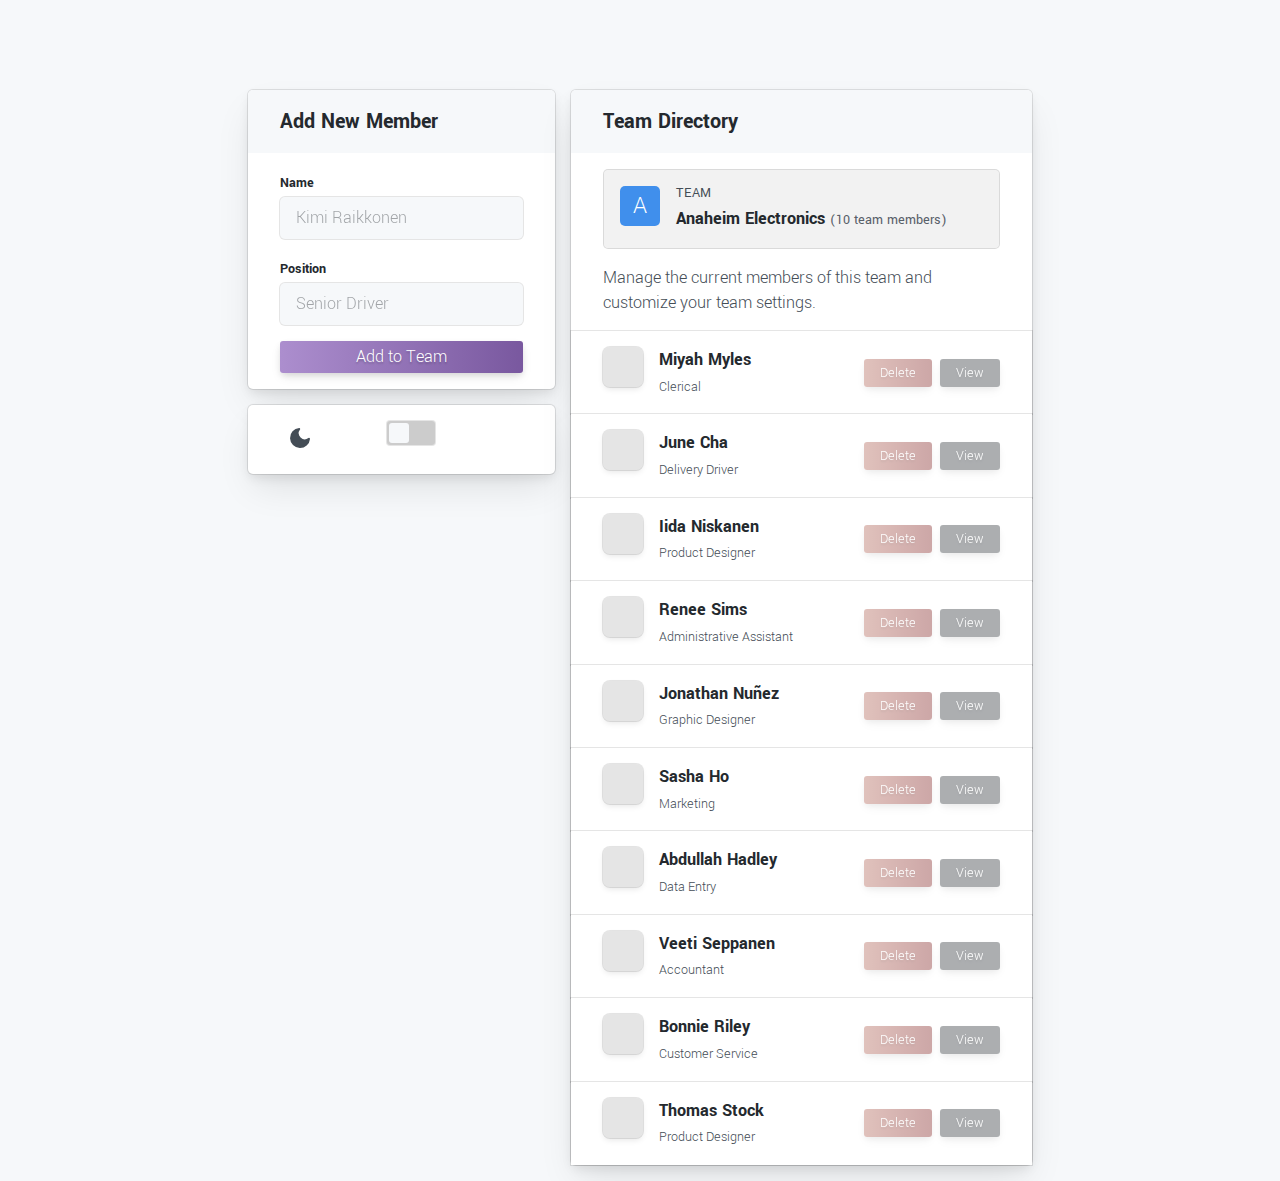
<file: user.html>
<!DOCTYPE html>
<html lang="en">
<head>
    <meta charset="UTF-8">
    <meta name="viewport" content="width=device-width, initial-scale=1.0">
    <title>Document</title>
    <link rel="stylesheet" href="https://maxcdn.bootstrapcdn.com/bootstrap/3.3.7/css/bootstrap.min.css" integrity="sha384-BVYiiSIFeK1dGmJRAkycuHAHRg32OmUcww7on3RYdg4Va+PmSTsz/K68vbdEjh4u" crossorigin="anonymous">
    <link rel="stylesheet" href="https://cdnjs.cloudflare.com/ajax/libs/font-awesome/4.7.0/css/font-awesome.min.css">
    <script src="https://code.jquery.com/jquery-3.2.1.slim.min.js" integrity="sha384-KJ3o2DKtIkvYIK3UENzmM7KCkRr/rE9/Qpg6aAZGJwFDMVNA/GpGFF93hXpG5KkN" crossorigin="anonymous"></script>
    <script src="https://maxcdn.bootstrapcdn.com/bootstrap/4.0.0/js/bootstrap.min.js" integrity="sha384-JZR6Spejh4U02d8jOt6vLEHfe/JQGiRRSQQxSfFWpi1MquVdAyjUar5+76PVCmYl" crossorigin="anonymous"></script>
    <link href="/user.css" rel="stylesheet">
</head>
  <body>
    <div class="l-grid">
        <div class="l-grid__item l-grid__item--sm u-hide--mobile">
          <div class="c-card">
            <div class="c-card__header">
              <div class="c-card__title">Add New Member</div>
              <div class="l-actions">
                <div class="c-button c-button--default c-button--sm" id="closeMobileAdd">Close</div>
              </div>
            </div>
            <div class="c-card__body" id="addForm">
              <div class="c-form-field">
                <label class="c-form-field__label" for="newInviteName">Name</label>
                <input class="c-form-field__input" id="newInviteName" type="text" placeholder="Kimi Raikkonen"/>
              </div>
              <div class="c-form-field">
                <label class="c-form-field__label" for="newInvitePosition">Position</label>
                <input class="c-form-field__input" id="newInvitePosition" type="text" placeholder="Senior Driver"/>
              </div>
              <button class="c-button c-button--primary c-button--full" id="addMember">Add to Team</button>
            </div>
          </div>
          <div class="c-card">
            <div class="c-card__body">
              <div class="l-actions">
                <div class="u-text--bold">
                  <label class="label">
                    <svg class="label__icon" xmlns="http://www.w3.org/2000/svg" viewBox="0 0 24 24" fill="currentColor" stroke="currentColor" stroke-width="2" stroke-linecap="round" stroke-linejoin="round" aria-hidden="true">
                      <path d="M21 12.79A9 9 0 1 1 11.21 3 7 7 0 0 0 21 12.79z"></path>
                    </svg><small class="label__text">Dark Mode:</small>
                  </label>
                </div>
                <div class="c-toggle" id="sup">
                  <div class="c-toggle__handle"></div>
                </div>
              </div>
            </div>
          </div>
        </div>
        <div class="l-grid__item l-grid__item--md">
          <div class="c-card">
            <div class="c-card__header">
              <div class="c-card__title">Team Directory</div>
              <div class="l-actions">
                <div class="c-button c-button--primary c-button--sm" id="mobileAddBtn">Invite +</div>
              </div>
            </div>
            <div class="c-card__body">
              <div class="c-media">
                <div class="c-media__avatar"><span>A</span></div>
                <div class="c-media__content">
                  <h5 class="c-media__subtitle u-text--regular">TEAM</h5>
                  <div class="u-text--bold">Anaheim Electronics <small class="u-text--default u-text--regular" id="teamCount">(10 team members)</small></div>
                </div>
              </div>
              <p>Manage the current members of this team and customize your team settings.</p>
            </div>
            <ul class="c-list">
              <li class="c-contact">
                <div class="c-contact__left">
                  <div class="c-contact__avatar" data-avatar="https://images.unsplash.com/photo-1494790108377-be9c29b29330?ixlib=rb-0.3.5&amp;q=80&amp;fm=jpg&amp;crop=entropy&amp;cs=tinysrgb&amp;w=200&amp;fit=max&amp;s=707b9c33066bf8808c934c8ab394dff6"></div>
                  <div class="c-contact__content">
                    <div class="c-contact__name">Miyah Myles</div><small class="c-contact__description">Clerical</small>
                  </div>
                </div>
                <div class="l-actions contact__right">
                  <div class="c-button c-button--danger c-button--sm c-button--delete">Delete</div>
                  <div class="c-button c-button--default c-button--sm c-button--view">View</div>
                </div>
              </li>
              <li class="c-contact">
                <div class="c-contact__left">
                  <div class="c-contact__avatar" data-avatar="https://randomuser.me/api/portraits/women/44.jpg"></div>
                  <div class="c-contact__content">
                    <div class="c-contact__name">June Cha</div><small class="c-contact__description">Delivery Driver</small>
                  </div>
                </div>
                <div class="l-actions contact__right">
                  <div class="c-button c-button--danger c-button--sm c-button--delete">Delete</div>
                  <div class="c-button c-button--default c-button--sm c-button--view">View</div>
                </div>
              </li>
              <li class="c-contact">
                <div class="c-contact__left">
                  <div class="c-contact__avatar" data-avatar="https://randomuser.me/api/portraits/women/68.jpg"></div>
                  <div class="c-contact__content">
                    <div class="c-contact__name">Iida Niskanen</div><small class="c-contact__description">Product Designer</small>
                  </div>
                </div>
                <div class="l-actions contact__right">
                  <div class="c-button c-button--danger c-button--sm c-button--delete">Delete</div>
                  <div class="c-button c-button--default c-button--sm c-button--view">View</div>
                </div>
              </li>
              <li class="c-contact">
                <div class="c-contact__left">
                  <div class="c-contact__avatar" data-avatar="https://randomuser.me/api/portraits/women/65.jpg"></div>
                  <div class="c-contact__content">
                    <div class="c-contact__name">Renee Sims</div><small class="c-contact__description">Administrative Assistant</small>
                  </div>
                </div>
                <div class="l-actions contact__right">
                  <div class="c-button c-button--danger c-button--sm c-button--delete">Delete</div>
                  <div class="c-button c-button--default c-button--sm c-button--view">View</div>
                </div>
              </li>
              <li class="c-contact">
                <div class="c-contact__left">
                  <div class="c-contact__avatar" data-avatar="https://randomuser.me/api/portraits/men/43.jpg"></div>
                  <div class="c-contact__content">
                    <div class="c-contact__name">Jonathan Nuñez</div><small class="c-contact__description">Graphic Designer</small>
                  </div>
                </div>
                <div class="l-actions contact__right">
                  <div class="c-button c-button--danger c-button--sm c-button--delete">Delete</div>
                  <div class="c-button c-button--default c-button--sm c-button--view">View</div>
                </div>
              </li>
              <li class="c-contact">
                <div class="c-contact__left">
                  <div class="c-contact__avatar" data-avatar="https://images.pexels.com/photos/415829/pexels-photo-415829.jpeg?h=350&amp;auto=compress&amp;cs=tinysrgb"></div>
                  <div class="c-contact__content">
                    <div class="c-contact__name">Sasha Ho</div><small class="c-contact__description">Marketing</small>
                  </div>
                </div>
                <div class="l-actions contact__right">
                  <div class="c-button c-button--danger c-button--sm c-button--delete">Delete</div>
                  <div class="c-button c-button--default c-button--sm c-button--view">View</div>
                </div>
              </li>
              <li class="c-contact">
                <div class="c-contact__left">
                  <div class="c-contact__avatar" data-avatar="https://images.unsplash.com/photo-1507003211169-0a1dd7228f2d?ixlib=rb-0.3.5&amp;q=80&amp;fm=jpg&amp;crop=entropy&amp;cs=tinysrgb&amp;w=200&amp;fit=max&amp;s=a72ca28288878f8404a795f39642a46f"></div>
                  <div class="c-contact__content">
                    <div class="c-contact__name">Abdullah Hadley</div><small class="c-contact__description">Data Entry</small>
                  </div>
                </div>
                <div class="l-actions contact__right">
                  <div class="c-button c-button--danger c-button--sm c-button--delete">Delete</div>
                  <div class="c-button c-button--default c-button--sm c-button--view">View</div>
                </div>
              </li>
              <li class="c-contact">
                <div class="c-contact__left">
                  <div class="c-contact__avatar" data-avatar="https://randomuser.me/api/portraits/men/97.jpg"></div>
                  <div class="c-contact__content">
                    <div class="c-contact__name">Veeti Seppanen</div><small class="c-contact__description">Accountant</small>
                  </div>
                </div>
                <div class="l-actions contact__right">
                  <div class="c-button c-button--danger c-button--sm c-button--delete">Delete</div>
                  <div class="c-button c-button--default c-button--sm c-button--view">View</div>
                </div>
              </li>
              <li class="c-contact">
                <div class="c-contact__left">
                  <div class="c-contact__avatar" data-avatar="https://randomuser.me/api/portraits/women/26.jpg"></div>
                  <div class="c-contact__content">
                    <div class="c-contact__name">Bonnie Riley</div><small class="c-contact__description">Customer Service</small>
                  </div>
                </div>
                <div class="l-actions contact__right">
                  <div class="c-button c-button--danger c-button--sm c-button--delete">Delete</div>
                  <div class="c-button c-button--default c-button--sm c-button--view">View</div>
                </div>
              </li>
              <li class="c-contact">
                <div class="c-contact__left">
                  <div class="c-contact__avatar" data-avatar="https://tinyfac.es/data/avatars/B0298C36-9751-48EF-BE15-80FB9CD11143-500w.jpeg"></div>
                  <div class="c-contact__content">
                    <div class="c-contact__name">Thomas Stock</div><small class="c-contact__description">Product Designer</small>
                  </div>
                </div>
                <div class="l-actions contact__right">
                  <div class="c-button c-button--danger c-button--sm c-button--delete">Delete</div>
                  <div class="c-button c-button--default c-button--sm c-button--view">View</div>
                </div>
              </li>
            </ul>
          </div>
        </div>
    </div>
    <script src="/user.js"></script>
    </body>
</html>
</file>
<file: user.css>
@import url("https://fonts.googleapis.com/css?family=Yantramanav:300,400,700");
:root {
  --blue: #408FEC;
  --blue--accent: #A1CAFA;
  --blue--light: #8EBDF1;
  --blue--lightest: #F6FAFF;
  --purple: #79589F;
  --purple--accent: #AC8ECE;
  --purple--light: #A997BF;
  --purple--lightest: #F7F3FB;
  --green: #74C080;
  --green--accent: #ADE28F;
  --green--light: #ABD7B4;
  --green--lightest: #F8FCF9;
  --orange: #FA9F47;
  --orange--accent: #FFD3A0;
  --orange--light: #FBC595;
  --orange--lightest: #FFFAF6;
  --red: #D64141;
  --red--accent: #F37A65;
  --red--light: #E58F8F;
  --red--lightest: #FDF6F6;
  --gray--1000: #14171B;
  --gray--900: #24292e;
  --gray--800: #2f363d;
  --gray--700: #444d56;
  --gray--600: #586069;
  --gray--500: #6a737d;
  --gray--400: #959da5;
  --gray--300: #d1d5da;
  --gray--200: #e1e4e8;
  --gray--100: #f6f8fa;
  --black: #000000;
  --white: #ffffff;
  --black--50: rgba(0,0,0,.5);
  --black--20: rgba(0,0,0,.2);
  --black--10: rgba(0,0,0,.1);
  --black--5: rgba(0,0,0,.05);
  --brand--dark: #211746;
  --brand: #430098;
  --brand--light: #7673C0;
  --accent--dark: #032E61;
  --accent: var(--blue);
  --accent--light: var(--blue--light);
  --primary: var(--purple);
  --primary--accent: var(--purple--accent);
  --primary--light: var(--purple--light);
  --danger: var(--red);
  --danger--accent: var(--red--accent);
  --danger--light: var(--red--light);
  --warning: var(--orange);
  --warning--accent: var(--orange--accent);
  --warning--light: var(--orange--light);
  --success: var(--green);
  --success--accent: var(--green--accent);
  --success--light: var(--green--light);
  --info: var(--blue);
  --info--accent: var(--blue--accent);
  --info--light: var(--blue--light);
  --default: var(--gray--600);
  --default--accent: var(--gray--600);
  --default--light: var(--gray--500);
  --root--bg: var(--gray--100);
  --root--color: var(--gray--900);
  --root--color-secondary: var(--gray--700);
  --root--font: 'Yantramanav';
  --root--text-size: 1.8rem;
  --component--bg: var(--white);
  --component--bg-accent: var(--gray--100);
}

:root.theme--dark {
  --root--bg: var(--gray--1000);
  --root--color: var(--gray--100);
  --root--color-secondary: var(--gray--400);
  --component--bg: var(--gray--900);
  --component--bg-accent: var(--gray--800);
}

html {
  box-sizing: border-box;
  font-size: 62.5%;
}

*, *:before, *:after {
  box-sizing: inherit;
}

html, body {
  width: 100%;
  height: 100%;
}

body {
  background: var(--root--bg);
  color: var(--root--color);
  font-family: var(--root--font);
  font-size: var(--root--text-size);
  font-weight: 300;
}

p {
  line-height: 1.4;
  margin: 0;
  color: var(--root--color-secondary);
}
p:not(:last-of-type) {
  margin-bottom: 32px;
}

small {
  font-size: 0.78em;
}

h1 {
  font-size: 2em;
}

h2 {
  font-size: 1.44em;
}

h3 {
  font-size: 1.22em;
}

h4 {
  font-size: var(--root--text-size);
}

h5 {
  font-size: 0.78em;
}

h6 {
  font-size: 0.67em;
}

h1, h2, h3 {
  margin: 0 0 16px;
}

h4, h5, h6 {
  margin: 0 0 8px;
}

.l-grid {
  display: -webkit-box;
  display: flex;
  -webkit-box-pack: center;
          justify-content: center;
  width: 100%;
  max-width: 800px;
  margin: auto;
  -webkit-box-orient: vertical;
  -webkit-box-direction: normal;
          flex-direction: column;
}
@media screen and (min-width: 769px) {
  .l-grid {
    margin-top: 10vh;
    -webkit-box-orient: horizontal;
    -webkit-box-direction: normal;
            flex-direction: row;
  }
}
.l-grid__item {
  width: 100%;
  padding: 0 8px;
}
.l-grid__item--sm {
  -webkit-box-flex: 2;
          flex: 2;
}
.l-grid__item--md {
  -webkit-box-flex: 3;
          flex: 3;
}

.c-card {
  background: var(--component--bg);
  width: 100%;
  border-radius: 0.5rem;
  box-shadow: 0px 0px 0px 1px rgba(0, 0, 0, 0.1), 0px 5px 12px -2px rgba(0, 0, 0, 0.1), 0px 18px 36px -6px rgba(0, 0, 0, 0.1);
  margin: 0 auto 16px;
}
.c-card__header, .c-card__body, .c-card__footer {
  padding: 16px 32px;
}
.c-card__header, .c-card__footer {
  display: -webkit-box;
  display: flex;
}
.c-card__header {
  background: var(--component--bg-accent);
  border-top-left-radius: 0.5rem;
  border-top-right-radius: 0.5rem;
  -webkit-box-pack: justify;
          justify-content: space-between;
  -webkit-box-align: center;
          align-items: center;
}
.c-card__footer {
  background: var(--component--bg-accent);
  border-bottom-left-radius: 0.5rem;
  border-bottom-right-radius: 0.5rem;
  -webkit-box-pack: end;
          justify-content: flex-end;
}
.c-card__title {
  font-size: 1.22em;
  font-weight: 700;
}

.l-actions {
  display: -webkit-inline-box;
  display: inline-flex;
  -webkit-box-pack: justify;
          justify-content: space-between;
}
.l-actions *:not(:first-of-type) {
  margin-left: 8px;
}

.c-button {
  font-family: inherit;
  border: 0;
  border-radius: 0.3rem;
  padding: 4px 16px;
  font-size: var(--root--text-size);
  color: var(--white);
  cursor: pointer;
  display: -webkit-inline-box;
  display: inline-flex;
  -webkit-box-align: center;
          align-items: center;
  -webkit-box-pack: center;
          justify-content: center;
  height: 32px;
  text-align: center;
  box-shadow: 0px 3px 6px -1px rgba(0, 0, 0, 0.1), 0px 5px 12px -2px rgba(0, 0, 0, 0.1);
  text-shadow: 0px 2px 2px var(--black--20);
  -webkit-transition: all 120ms ease-out 0s;
  transition: all 120ms ease-out 0s;
}
.c-button:active, .c-button:focus {
  outline: 0;
}
.c-button--sm {
  font-size: 0.78em;
  height: auto;
}
.c-button--lg {
  font-size: 1.22em;
  text-shadow: 0px 2px 2px var(--black--20);
  height: 48px;
}
.c-button--full {
  width: 100%;
  display: -webkit-box;
  display: flex;
}
.c-button--ghost {
  background: transparent;
  color: var(--root--color-secondary);
  box-shadow: none;
  text-shadow: none;
}
.c-button--ghost:hover, .c-button--ghost:focus {
  background: var(--black--5);
}

.c-button--primary {
  background: var(--primary);
  background: -webkit-gradient(linear, left top, right top, from(var(--primary--accent)), to(var(--primary)));
  background: linear-gradient(to right, var(--primary--accent), var(--primary));
}
.c-button--primary:active, .c-button--primary:focus {
  box-shadow: 0px 0px 0px 2px var(--primary--light);
}
.c-button--primary:active {
  background: var(--primary);
}
.c-button--primary:hover, .c-button--primary:focus {
  background: -webkit-gradient(linear, left top, right top, from(var(--primary--light)), to(var(--primary)));
  background: linear-gradient(to right, var(--primary--light), var(--primary));
}

.c-button--outline-primary {
  background: transparent;
  border: 1px solid var(--primary);
  color: var(--primary);
}
.c-button--outline-primary:active, .c-button--outline-primary:focus {
  box-shadow: 0px 0px 0px 2px var(--primary--light);
}
.c-button--outline-primary:active {
  background: var(--primary);
}
.c-button--outline-primary:hover, .c-button--outline-primary:focus {
  background: var(--primary);
  color: var(--white);
}

.c-button--success {
  background: var(--success);
  background: -webkit-gradient(linear, left top, right top, from(var(--success--accent)), to(var(--success)));
  background: linear-gradient(to right, var(--success--accent), var(--success));
}
.c-button--success:active, .c-button--success:focus {
  box-shadow: 0px 0px 0px 2px var(--success--light);
}
.c-button--success:active {
  background: var(--success);
}
.c-button--success:hover, .c-button--success:focus {
  background: -webkit-gradient(linear, left top, right top, from(var(--success--light)), to(var(--success)));
  background: linear-gradient(to right, var(--success--light), var(--success));
}

.c-button--outline-success {
  background: transparent;
  border: 1px solid var(--success);
  color: var(--success);
}
.c-button--outline-success:active, .c-button--outline-success:focus {
  box-shadow: 0px 0px 0px 2px var(--success--light);
}
.c-button--outline-success:active {
  background: var(--success);
}
.c-button--outline-success:hover, .c-button--outline-success:focus {
  background: var(--success);
  color: var(--white);
}

.c-button--danger {
  background: var(--danger);
  background: -webkit-gradient(linear, left top, right top, from(var(--danger--accent)), to(var(--danger)));
  background: linear-gradient(to right, var(--danger--accent), var(--danger));
}
.c-button--danger:active, .c-button--danger:focus {
  box-shadow: 0px 0px 0px 2px var(--danger--light);
}
.c-button--danger:active {
  background: var(--danger);
}
.c-button--danger:hover, .c-button--danger:focus {
  background: -webkit-gradient(linear, left top, right top, from(var(--danger--light)), to(var(--danger)));
  background: linear-gradient(to right, var(--danger--light), var(--danger));
}

.c-button--outline-danger {
  background: transparent;
  border: 1px solid var(--danger);
  color: var(--danger);
}
.c-button--outline-danger:active, .c-button--outline-danger:focus {
  box-shadow: 0px 0px 0px 2px var(--danger--light);
}
.c-button--outline-danger:active {
  background: var(--danger);
}
.c-button--outline-danger:hover, .c-button--outline-danger:focus {
  background: var(--danger);
  color: var(--white);
}

.c-button--warning {
  background: var(--warning);
  background: -webkit-gradient(linear, left top, right top, from(var(--warning--accent)), to(var(--warning)));
  background: linear-gradient(to right, var(--warning--accent), var(--warning));
}
.c-button--warning:active, .c-button--warning:focus {
  box-shadow: 0px 0px 0px 2px var(--warning--light);
}
.c-button--warning:active {
  background: var(--warning);
}
.c-button--warning:hover, .c-button--warning:focus {
  background: -webkit-gradient(linear, left top, right top, from(var(--warning--light)), to(var(--warning)));
  background: linear-gradient(to right, var(--warning--light), var(--warning));
}

.c-button--outline-warning {
  background: transparent;
  border: 1px solid var(--warning);
  color: var(--warning);
}
.c-button--outline-warning:active, .c-button--outline-warning:focus {
  box-shadow: 0px 0px 0px 2px var(--warning--light);
}
.c-button--outline-warning:active {
  background: var(--warning);
}
.c-button--outline-warning:hover, .c-button--outline-warning:focus {
  background: var(--warning);
  color: var(--white);
}

.c-button--info {
  background: var(--info);
  background: -webkit-gradient(linear, left top, right top, from(var(--info--accent)), to(var(--info)));
  background: linear-gradient(to right, var(--info--accent), var(--info));
}
.c-button--info:active, .c-button--info:focus {
  box-shadow: 0px 0px 0px 2px var(--info--light);
}
.c-button--info:active {
  background: var(--info);
}
.c-button--info:hover, .c-button--info:focus {
  background: -webkit-gradient(linear, left top, right top, from(var(--info--light)), to(var(--info)));
  background: linear-gradient(to right, var(--info--light), var(--info));
}

.c-button--outline-info {
  background: transparent;
  border: 1px solid var(--info);
  color: var(--info);
}
.c-button--outline-info:active, .c-button--outline-info:focus {
  box-shadow: 0px 0px 0px 2px var(--info--light);
}
.c-button--outline-info:active {
  background: var(--info);
}
.c-button--outline-info:hover, .c-button--outline-info:focus {
  background: var(--info);
  color: var(--white);
}

.c-button--default {
  background: var(--default);
  background: -webkit-gradient(linear, left top, right top, from(var(--default--accent)), to(var(--default)));
  background: linear-gradient(to right, var(--default--accent), var(--default));
}
.c-button--default:active, .c-button--default:focus {
  box-shadow: 0px 0px 0px 2px var(--default--light);
}
.c-button--default:active {
  background: var(--default);
}
.c-button--default:hover, .c-button--default:focus {
  background: -webkit-gradient(linear, left top, right top, from(var(--default--light)), to(var(--default)));
  background: linear-gradient(to right, var(--default--light), var(--default));
}

.c-button--outline-default {
  background: transparent;
  border: 1px solid var(--default);
  color: var(--default);
}
.c-button--outline-default:active, .c-button--outline-default:focus {
  box-shadow: 0px 0px 0px 2px var(--default--light);
}
.c-button--outline-default:active {
  background: var(--default);
}
.c-button--outline-default:hover, .c-button--outline-default:focus {
  background: var(--default);
  color: var(--white);
}

.c-list {
  margin: 0;
  padding: 0;
  list-style-type: none;
}

.c-list:hover > .c-contact {
  background: var(--black--5);
  opacity: .8;
}
.c-list:hover > .c-contact:hover {
  background: var(--component--bg);
  opacity: 1;
}

.c-contact {
  padding: 16px 32px;
  background: var(--component--bg);
  display: -webkit-box;
  display: flex;
  -webkit-box-pack: justify;
          justify-content: space-between;
  -webkit-box-align: center;
          align-items: center;
  box-shadow: 0px 0px 0px 1px rgba(0, 0, 0, 0.1);
  position: relative;
  -webkit-transition: all 120ms ease-out 0s;
  transition: all 120ms ease-out 0s;
}
.c-contact .l-actions {
  -webkit-transition: all 120ms ease-out 0ms;
  transition: all 120ms ease-out 0ms;
}
@media screen and (min-width: 769px) {
  .c-contact .l-actions {
    opacity: .5;
    -webkit-filter: grayscale(0.5);
            filter: grayscale(0.5);
  }
}
.c-contact:hover, .c-contact:focus {
  box-shadow: 0px 3px 6px -1px rgba(0, 0, 0, 0.1), 0px 12px 25px -4px rgba(0, 0, 0, 0.1);
  -webkit-transform: scale(1.05);
          transform: scale(1.05);
  z-index: 10;
  border-radius: 0.3rem;
}
.c-contact:hover .l-actions, .c-contact:focus .l-actions {
  -webkit-filter: grayscale(0);
          filter: grayscale(0);
  opacity: 1;
}
.c-contact__avatar {
  width: 40px;
  height: 40px;
  display: inline-block;
  border-radius: 0.7rem;
  box-shadow: 0px 0px 0px 1px rgba(0, 0, 0, 0.1), 0px 3px 6px -1px rgba(0, 0, 0, 0.1);
  background-position: center center;
  background-color: var(--black--10);
  background-size: cover;
  margin-right: 16px;
  display: -webkit-inline-box;
  display: inline-flex;
  -webkit-box-align: center;
          align-items: center;
  -webkit-box-pack: center;
          justify-content: center;
  font-size: 25px;
  text-transform: uppercase;
  color: var(--white);
}
.c-contact__left {
  display: -webkit-inline-box;
  display: inline-flex;
}
.c-contact__name {
  font-weight: 700;
}
.c-contact__description {
  color: var(--root--color-secondary);
}

.c-empty-state {
  padding: 16px 32px;
  background: var(--black--5);
}
.c-empty-state__hero {
  display: block;
  width: 100%;
  max-width: 250px;
  margin: 0 auto 16px;
}

.label {
  display: -webkit-inline-box;
  display: inline-flex;
  -webkit-box-align: center;
          align-items: center;
  height: 100%;
}
.label__icon {
  width: 24px;
  height: 24px;
  margin-right: 8px;
  color: var(--root--color-secondary);
}

.c-form-field {
  width: 100%;
  margin-bottom: 16px;
}
.c-form-field__label {
  font-weight: 700;
  font-size: 0.78em;
  display: inline-block;
  margin-bottom: 4px;
}
.c-form-field__input {
  display: block;
  width: 100%;
  border-radius: 0.5rem;
  padding: 8px 16px;
  border: 0;
  font-family: inherit;
  font-weight: inherit;
  color: inherit;
  box-shadow: 0px 0px 0px 1px rgba(0, 0, 0, 0.1);
  background: var(--component--bg-accent);
  -webkit-transition: all 120ms ease-out 0s;
  transition: all 120ms ease-out 0s;
}
.c-form-field__input::-webkit-input-placeholder {
  opacity: .4;
  color: inherit;
}
.c-form-field__input::-moz-placeholder {
  opacity: .4;
  color: inherit;
}
.c-form-field__input:-ms-input-placeholder {
  opacity: .4;
  color: inherit;
}
.c-form-field__input::-ms-input-placeholder {
  opacity: .4;
  color: inherit;
}
.c-form-field__input::placeholder {
  opacity: .4;
  color: inherit;
}
.c-form-field__input:focus, .c-form-field__input:active {
  outline: 0;
  box-shadow: 0px 0px 0px 2px var(--primary);
}

.l-form {
  margin-bottom: 16px;
  padding: 16px 0;
  border-bottom: 1px solid var(--black--20);
  border-top: 1px solid var(--black--20);
  height: auto;
  overflow: inherit;
  -webkit-transition: all 240ms ease-out 0ms;
  transition: all 240ms ease-out 0ms;
}
.l-form--closed {
  height: 0;
  overflow: hidden;
  opacity: 0;
  padding: 0;
}

.c-media {
  padding: 16px;
  background: var(--black--5);
  border: 1px solid var(--black--10);
  display: -webkit-box;
  display: flex;
  margin-bottom: 16px;
  border-radius: 0.5rem;
}
.c-media__avatar {
  width: 40px;
  height: 40px;
  background: var(--blue);
  border-radius: 0.5rem;
  margin-right: 16px;
  color: var(--white);
  display: -webkit-inline-box;
  display: inline-flex;
  -webkit-box-align: center;
          align-items: center;
  -webkit-box-pack: center;
          justify-content: center;
  font-size: 25px;
}
.c-media__subtitle {
  color: var(--root--color-secondary);
  letter-spacing: .05em;
  margin-bottom: 4px;
}

.c-toggle {
  width: 4.8rem;
  height: 2.4rem;
  background: var(--black--20);
  border-radius: 0.3rem;
  box-shadow: 0px 0px 0px 1px rgba(0, 0, 0, 0.1);
  margin-right: 8px;
  cursor: pointer;
  display: -webkit-inline-box;
  display: inline-flex;
  -webkit-box-align: center;
          align-items: center;
  padding: .2rem;
  position: relative;
  -webkit-transition: all 120ms ease-out 0s;
  transition: all 120ms ease-out 0s;
}
.c-toggle--active {
  background: var(--success);
  background: -webkit-gradient(linear, left top, right top, from(var(--success--accent)), to(var(--success)));
  background: linear-gradient(to right, var(--success--accent), var(--success));
}
.c-toggle--active .c-toggle__handle {
  -webkit-transform: translateX(2.4rem);
          transform: translateX(2.4rem);
}
.c-toggle__handle {
  -webkit-transform: translateX(0);
          transform: translateX(0);
  -webkit-transform-origin: center;
          transform-origin: center;
  height: 100%;
  width: 2rem;
  border-radius: 0.3rem;
  background: var(--gray--100);
  -webkit-transition: all 120ms ease-out 0s;
  transition: all 120ms ease-out 0s;
}

.c-alert {
  width: 100%;
  padding: 8px 16px;
  margin-bottom: 16px;
  border-radius: 0.5rem;
  background: transparent;
  border: 1px solid var(--gray--300);
  font-size: 0.78em;
}

.c-alert--primary {
  border-color: var(--primary);
  color: var(--primary);
}

.c-alert--success {
  border-color: var(--success);
  color: var(--success);
}

.c-alert--danger {
  border-color: var(--danger);
  color: var(--danger);
}

.c-alert--warning {
  border-color: var(--warning);
  color: var(--warning);
}

.c-alert--info {
  border-color: var(--info);
  color: var(--info);
}

.c-alert--default {
  border-color: var(--default);
  color: var(--default);
}

.u-text--xs {
  font-size: 0.67em !important;
}

.u-text--sm {
  font-size: 0.78em !important;
}

.u-text--md {
  font-size: var(--root--text-size) !important;
}

.u-text--lg {
  font-size: 1.22em !important;
}

.u-text--xl {
  font-size: 1.44em !important;
}

.u-text--xxl {
  font-size: 2em !important;
}

.u-text--primary {
  color: var(--primary) !important;
}

.u-text--success {
  color: var(--success) !important;
}

.u-text--danger {
  color: var(--danger) !important;
}

.u-text--warning {
  color: var(--warning) !important;
}

.u-text--info {
  color: var(--info) !important;
}

.u-text--default {
  color: var(--default) !important;
}

.u-text--light {
  font-weight: 300 !important;
}

.u-text--regular {
  font-weight: 400 !important;
}

.u-text--bold {
  font-weight: 700 !important;
}

.u-text--center {
  text-align: center !important;
}

.u-text--left {
  text-align: left !important;
}

.u-text--right {
  text-align: right !important;
}

.c-overlay {
  background: var(--gray--500);
  opacity: .8;
  bottom: 0;
  right: 0;
  top: 0;
  left: 0;
  position: fixed;
  z-index: 99;
}

@media screen and (max-width: 768px) {
  .u-hide--mobile {
    opacity: 0;
  }
}
.u-hide--mobile.is-open, .u-hide--mobile.is-closing {
  position: fixed;
  z-index: 999;
  bottom: 0;
  right: 0;
  left: 0;
  display: block !important;
}
.u-hide--mobile.is-open {
  -webkit-animation: mobileFadeIn 240ms ease-out 0s forwards;
          animation: mobileFadeIn 240ms ease-out 0s forwards;
}
.u-hide--mobile.is-closing {
  -webkit-animation: mobileFadeOut 120ms ease-out 0s forwards;
          animation: mobileFadeOut 120ms ease-out 0s forwards;
}
@media screen and (max-width: 768px) {
  .u-hide--mobile {
    display: none;
  }
}

@media screen and (min-width: 768px) {
  #mobileAddBtn {
    display: none;
  }
}

@media screen and (min-width: 768px) {
  #closeMobileAdd {
    display: none;
  }
}

@-webkit-keyframes mobileFadeIn {
  from {
    bottom: -100px;
    opacity: 0;
  }
  to {
    bottom: 0;
    opacity: 1;
  }
}

@keyframes mobileFadeIn {
  from {
    bottom: -100px;
    opacity: 0;
  }
  to {
    bottom: 0;
    opacity: 1;
  }
}
@-webkit-keyframes mobileFadeOut {
  from {
    bottom: 0px;
    opacity: 1;
  }
  to {
    bottom: -100px;
    opacity: 0;
  }
}
@keyframes mobileFadeOut {
  from {
    bottom: 0px;
    opacity: 1;
  }
  to {
    bottom: -100px;
    opacity: 0;
  }
}
</file>
